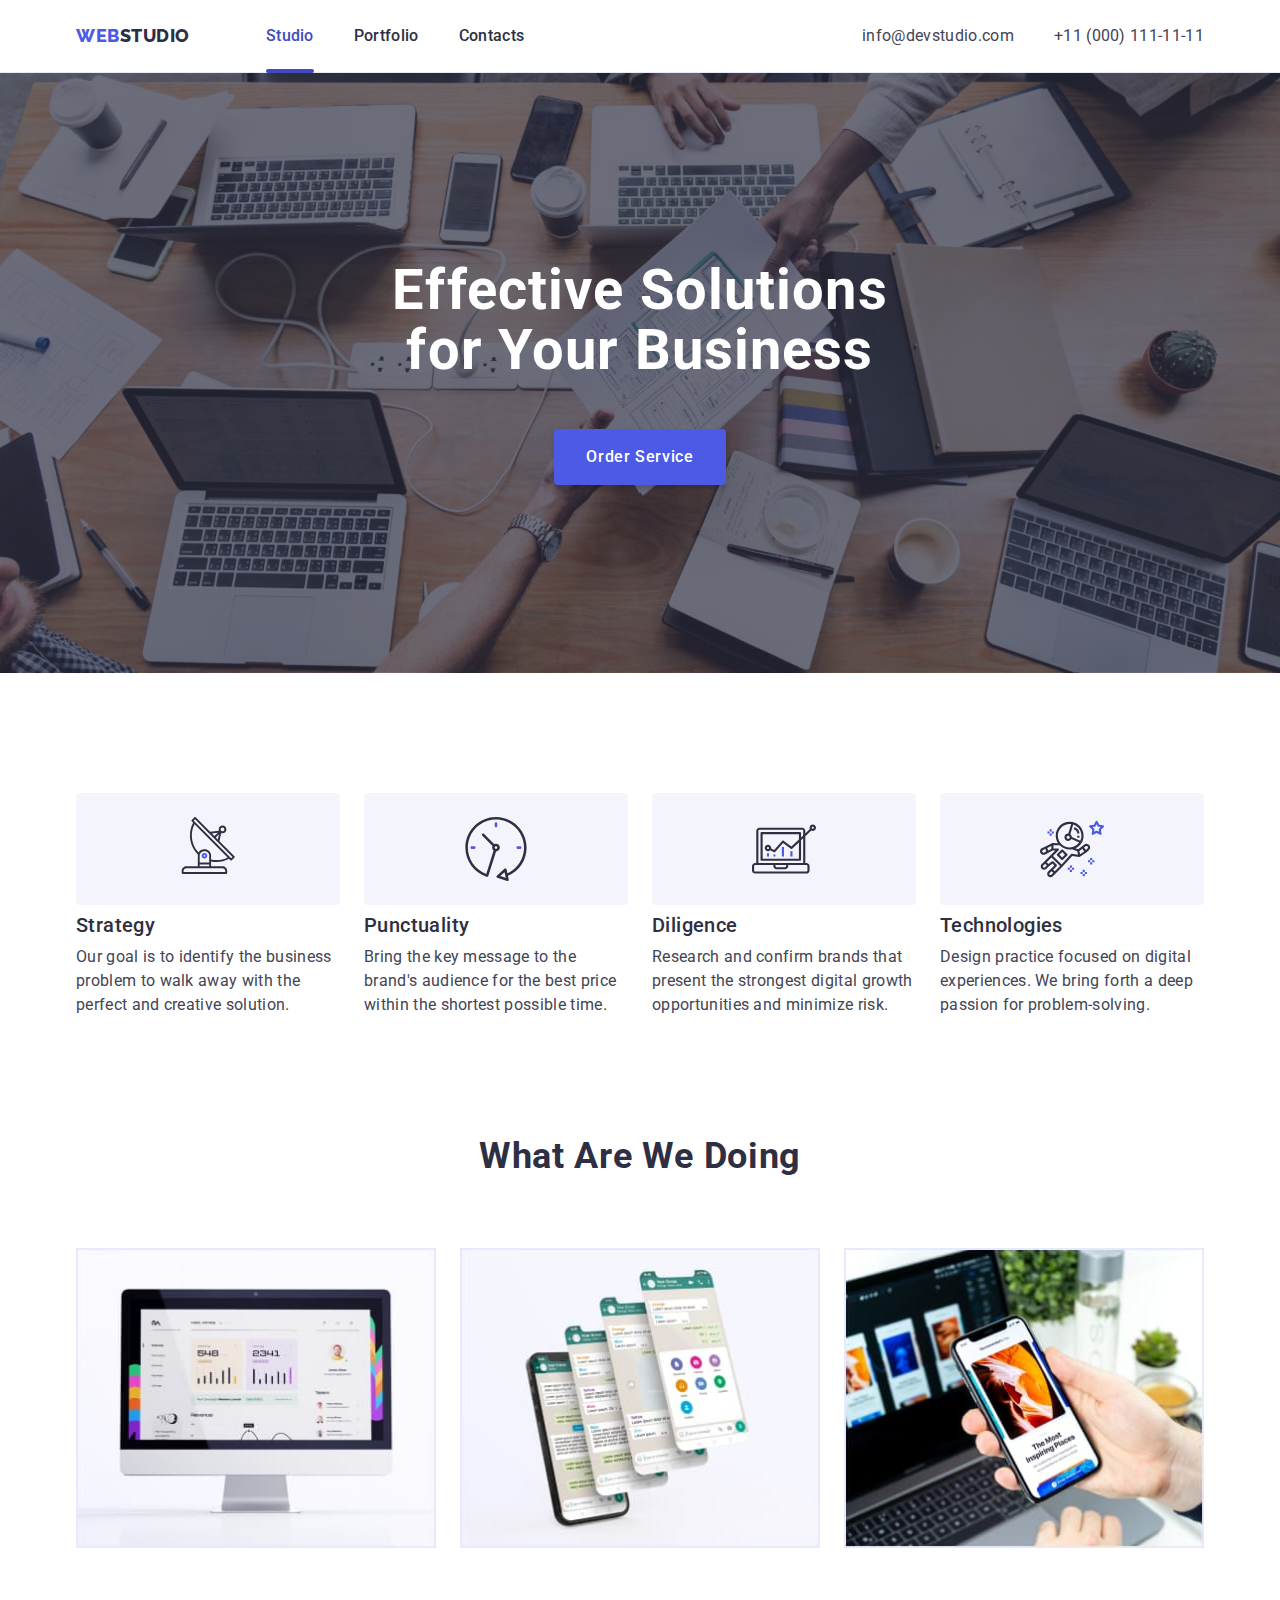
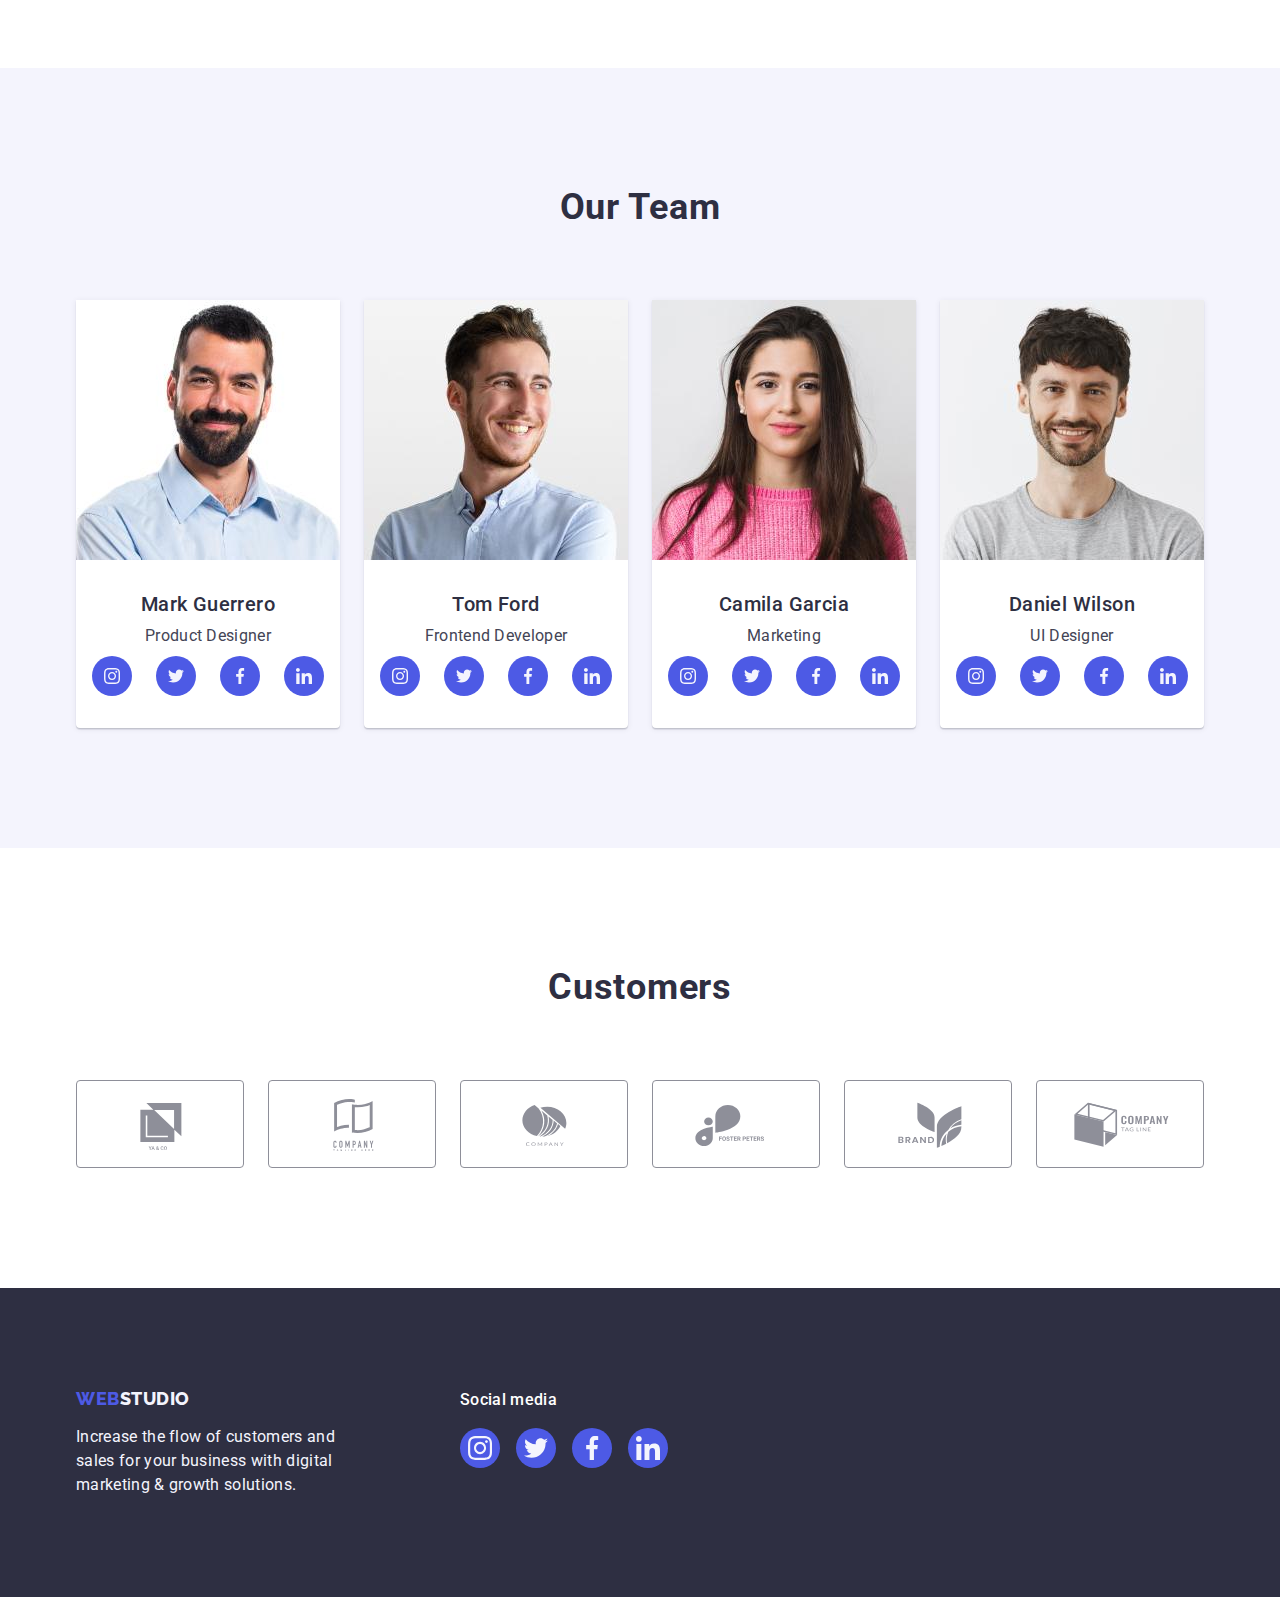
<file: index.html>
<!DOCTYPE html>
<html lang="en">
  <head>
    <meta charset="UTF-8" />
    <meta http-equiv="X-UA-Compatible" content="IE=edge" />
    <meta name="viewport" content="width=device-width, initial-scale=1.0" />
    <title>Web-Studio-(Version-3.0)</title>
    <link
      href="https://fonts.googleapis.com/css2?family=Raleway:wght@700&family=Roboto:wght@400;500;700;900&display=swap"
      rel="stylesheet"
    />
    <link
      rel="stylesheet"
      href="https://cdnjs.cloudflare.com/ajax/libs/modern-normalize/1.1.0/modern-normalize.min.css"
    />
    <link rel="stylesheet" href="./css/styles.css" />
  </head>

  <body>
    <!-- Header -->
    <header class="page-header">
      <div class="container page-header-container">
        <nav class="nav">
          <a class="logo link logo-header" href="./index.html"
            >Web<span class="logo-text-dark">Studio</span></a
          >
          <ul class="nav-list list">
            <li class="nav-item">
              <a class="nav-link link nav-marker" href="./index.html">Studio</a>
            </li>
            <li class="nav-item">
              <a class="nav-link link" href="./portfolio.html">Portfolio</a>
            </li>
            <li class="nav-item">
              <a class="nav-link link" href="">Contacts</a>
            </li>
          </ul>
        </nav>
        <address class="address">
          <ul class="address-list list">
            <li class="address-item">
              <a class="address-link link" href="mailto:info@devstudio.com"
                >info@devstudio.com</a
              >
            </li>
            <li class="address-item">
              <a class="address-link link" href="tel:+110001111111"
                >+11 (000) 111-11-11</a
              >
            </li>
          </ul>
        </address>
      </div>
    </header>

    <!-- Main Content   -->
    <main>
      <!-- Hero section -->
      <section class="hero">
        <div class="container">
          <h1 class="hero-title">Effective Solutions for Your Business</h1>
          <button class="hero-btn" type="button" data-modal-open>
            Order Service
          </button>
        </div>
      </section>

      <!-- Section 1 -->
      <section class="section">
        <div class="container">
          <h2 class="primary-title visually-hidden">Advantages</h2>
          <ul class="advantages-list list">
            <li class="advantages-item">
              <div class="advantages-icon">
                <svg class="advantages-icon-item" width="64" height="64">
                  <use href="./images/icons.svg#icon-antenna"></use>
                </svg>
              </div>
              <h3 class="secondary-title">Strategy</h3>
              <p class="advantages-text">
                Our goal is to identify the business problem to walk away with
                the perfect and creative solution.
              </p>
            </li>
            <li class="advantages-item">
              <div class="advantages-icon">
                <svg class="advantages-icon-item" width="64" height="64">
                  <use href="./images/icons.svg#icon-clock"></use>
                </svg>
              </div>
              <h3 class="secondary-title">Punctuality</h3>
              <p class="advantages-text">
                Bring the key message to the brand's audience for the best price
                within the shortest possible time.
              </p>
            </li>
            <li class="advantages-item">
              <div class="advantages-icon">
                <svg class="advantages-icon-item" width="64" height="64">
                  <use href="./images/icons.svg#icon-diagram"></use>
                </svg>
              </div>
              <h3 class="secondary-title">Diligence</h3>
              <p class="advantages-text">
                Research and confirm brands that present the strongest digital
                growth opportunities and minimize risk.
              </p>
            </li>
            <li class="advantages-item">
              <div class="advantages-icon">
                <svg class="advantages-icon-item" width="64" height="64">
                  <use href="./images/icons.svg#icon-astronaut"></use>
                </svg>
              </div>
              <h3 class="secondary-title">Technologies</h3>
              <p class="advantages-text">
                Design practice focused on digital experiences. We bring forth a
                deep passion for problem-solving.
              </p>
            </li>
          </ul>
        </div>
      </section>

      <!-- Section 2 -->
      <section class="section-works">
        <div class="container">
          <h2 class="primary-title">What are we doing</h2>
          <ul class="works-list list">
            <li class="works-card">
              <img
                class="works-img"
                src="./images/main/img1.jpg"
                alt="monitor"
                width="360"
                height="300"
              />
            </li>
            <li class="works-card">
              <img
                class="works-img"
                src="./images/main/img2.jpg"
                alt="mobile phone"
                width="360"
                height="300"
              />
            </li>
            <li class="works-card">
              <img
                class="works-img"
                src="./images/main/img3.jpg"
                alt="phone in hand"
                width="360"
                height="300"
              />
            </li>
          </ul>
        </div>
      </section>

      <!-- Section 3 -->
      <section class="section-team section">
        <div class="container">
          <h2 class="primary-title">Our Team</h2>
          <ul class="team-list list">
            <li class="team-card">
              <img
                src="./images/main/employee1.jpg"
                alt="emoloyee1"
                width="264"
                height="260"
              />
              <div class="team-card-text">
                <h3 class="secondary-title">Mark Guerrero</h3>
                <p class="team-item">Product Designer</p>
                <ul class="social-list list">
                  <li class="social-list-item">
                    <a href="" class="social-list-link">
                      <svg class="social-list-icon" width="16" height="16">
                        <use href="./images/icons.svg#icon-instagram"></use>
                      </svg>
                    </a>
                  </li>
                  <li class="social-list-item">
                    <a href="" class="social-list-link">
                      <svg class="social-list-icon" width="16" height="16">
                        <use href="./images/icons.svg#icon-twitter"></use>
                      </svg>
                    </a>
                  </li>
                  <li class="social-list-item">
                    <a href="" class="social-list-link">
                      <svg class="social-list-icon" width="16" height="16">
                        <use href="./images/icons.svg#icon-facebook"></use>
                      </svg>
                    </a>
                  </li>
                  <li class="social-list-item">
                    <a href="" class="social-list-link">
                      <svg class="social-list-icon" width="16" height="16">
                        <use href="./images/icons.svg#icon-linkedin"></use>
                      </svg>
                    </a>
                  </li>
                </ul>
              </div>
            </li>
            <li class="team-card">
              <img
                src="./images/main/employee2.jpg"
                alt="employee2"
                width="264"
                height="260"
              />
              <div class="team-card-text">
                <h3 class="secondary-title">Tom Ford</h3>
                <p class="team-item">Frontend Developer</p>
                <ul class="social-list list">
                  <li class="social-list-item">
                    <a href="" class="social-list-link">
                      <svg class="social-list-icon" width="16" height="16">
                        <use href="./images/icons.svg#icon-instagram"></use>
                      </svg>
                    </a>
                  </li>
                  <li class="social-list-item">
                    <a href="" class="social-list-link">
                      <svg class="social-list-icon" width="16" height="16">
                        <use href="./images/icons.svg#icon-twitter"></use>
                      </svg>
                    </a>
                  </li>
                  <li class="social-list-item">
                    <a href="" class="social-list-link">
                      <svg class="social-list-icon" width="16" height="16">
                        <use href="./images/icons.svg#icon-facebook"></use>
                      </svg>
                    </a>
                  </li>
                  <li class="social-list-item">
                    <a href="" class="social-list-link">
                      <svg class="social-list-icon" width="16" height="16">
                        <use href="./images/icons.svg#icon-linkedin"></use>
                      </svg>
                    </a>
                  </li>
                </ul>
              </div>
            </li>
            <li class="team-card">
              <img
                src="./images/main/employee3.jpg"
                alt="employee3"
                width="264"
                height="260"
              />
              <div class="team-card-text">
                <h3 class="secondary-title">Camila Garcia</h3>
                <p class="team-item">Marketing</p>
                <ul class="social-list list">
                  <li class="social-list-item">
                    <a href="" class="social-list-link">
                      <svg class="social-list-icon" width="16" height="16">
                        <use href="./images/icons.svg#icon-instagram"></use>
                      </svg>
                    </a>
                  </li>
                  <li class="social-list-item">
                    <a href="" class="social-list-link">
                      <svg class="social-list-icon" width="16" height="16">
                        <use href="./images/icons.svg#icon-twitter"></use>
                      </svg>
                    </a>
                  </li>
                  <li class="social-list-item">
                    <a href="" class="social-list-link">
                      <svg class="social-list-icon" width="16" height="16">
                        <use href="./images/icons.svg#icon-facebook"></use>
                      </svg>
                    </a>
                  </li>
                  <li class="social-list-item">
                    <a href="" class="social-list-link">
                      <svg class="social-list-icon" width="16" height="16">
                        <use href="./images/icons.svg#icon-linkedin"></use>
                      </svg>
                    </a>
                  </li>
                </ul>
              </div>
            </li>
            <li class="team-card">
              <img
                src="./images/main/employee4.jpg"
                alt="employee4"
                width="264"
                height="260"
              />
              <div class="team-card-text">
                <h3 class="secondary-title">Daniel Wilson</h3>
                <p class="team-item">UI Designer</p>
                <ul class="social-list list">
                  <li class="social-list-item">
                    <a href="" class="social-list-link">
                      <svg class="social-list-icon" width="16" height="16">
                        <use href="./images/icons.svg#icon-instagram"></use>
                      </svg>
                    </a>
                  </li>
                  <li class="social-list-item">
                    <a href="" class="social-list-link">
                      <svg class="social-list-icon" width="16" height="16">
                        <use href="./images/icons.svg#icon-twitter"></use>
                      </svg>
                    </a>
                  </li>
                  <li class="social-list-item">
                    <a href="" class="social-list-link">
                      <svg class="social-list-icon" width="16" height="16">
                        <use href="./images/icons.svg#icon-facebook"></use>
                      </svg>
                    </a>
                  </li>
                  <li class="social-list-item">
                    <a href="" class="social-list-link">
                      <svg class="social-list-icon" width="16" height="16">
                        <use href="./images/icons.svg#icon-linkedin"></use>
                      </svg>
                    </a>
                  </li>
                </ul>
              </div>
            </li>
          </ul>
        </div>
      </section>

      <!-- Customers  -->
      <section class="customer-section section">
        <div class="container">
          <h2 class="primary-title">Customers</h2>
          <ul class="customer-list list">
            <li class="customer-card">
              <a class="customer-link link" href="">
                <svg class="customer-icon" width="104" height="56">
                  <use href="./images/icons.svg#icon-client1"></use>
                </svg>
              </a>
            </li>
            <li class="customer-card">
              <a class="customer-link link" href="">
                <svg class="customer-icon" width="104" height="56">
                  <use href="./images/icons.svg#icon-client2"></use>
                </svg>
              </a>
            </li>
            <li class="customer-card">
              <a class="customer-link link" href="">
                <svg class="customer-icon" width="104" height="56">
                  <use href="./images/icons.svg#icon-client3"></use>
                </svg>
              </a>
            </li>
            <li class="customer-card">
              <a class="customer-link link" href="">
                <svg class="customer-icon" width="104" height="56">
                  <use href="./images/icons.svg#icon-client4"></use>
                </svg>
              </a>
            </li>
            <li class="customer-card">
              <a class="customer-link link" href="">
                <svg class="customer-icon" width="104" height="56">
                  <use href="./images/icons.svg#icon-client5"></use>
                </svg>
              </a>
            </li>
            <li class="customer-card">
              <a class="customer-link link" href="">
                <svg class="customer-icon" width="104" height="56">
                  <use href="./images/icons.svg#icon-client6"></use>
                </svg>
              </a>
            </li>
          </ul>
        </div>
      </section>
    </main>

    <!-- Footer -->
    <footer class="footer">
      <div class="container footer-container">
        <div class="footer-left-side">
          <a class="logo link logo-footer" href="./index.html"
            >Web<span class="logo-text-light">Studio</span></a
          >
          <p class="footer-text">
            Increase the flow of customers and sales for your business with
            digital marketing &#38; growth solutions.
          </p>
        </div>
        <div class="footer-right-side">
          <p class="social-title">Social media</p>
          <ul class="social-media-list list">
            <li class="social-list-item">
              <a href="" class="social-media-link link">
                <svg class="social-media-icon" width="24" height="24">
                  <use href="./images/icons.svg#icon-instagram"></use>
                </svg>
              </a>
            </li>
            <li class="social-list-item">
              <a href="" class="social-media-link link">
                <svg class="social-media-icon" width="24" height="24">
                  <use href="./images/icons.svg#icon-twitter"></use>
                </svg>
              </a>
            </li>
            <li class="social-list-item">
              <a href="" class="social-media-link link">
                <svg class="social-media-icon" width="24" height="24">
                  <use href="./images/icons.svg#icon-facebook"></use>
                </svg>
              </a>
            </li>
            <li class="social-list-item">
              <a href="" class="social-media-link link">
                <svg class="social-media-icon" width="24" height="24">
                  <use href="./images/icons.svg#icon-linkedin"></use>
                </svg>
              </a>
            </li>
          </ul>
        </div>
      </div>
    </footer>
    <!-- Modal Window -->
    <div class="backdrop is-hidden" data-modal>
      <div class="modal">
        <button type="button" class="modal-close-btn" data-modal-close>
          <svg class="modal-close-btn-icon" width="8" height="8">
            <use href="./images/icons.svg#icon-close"></use>
          </svg>
        </button>
      </div>
    </div>
    <script src="./js/modal.js"></script>
  </body>
</html>
</file>
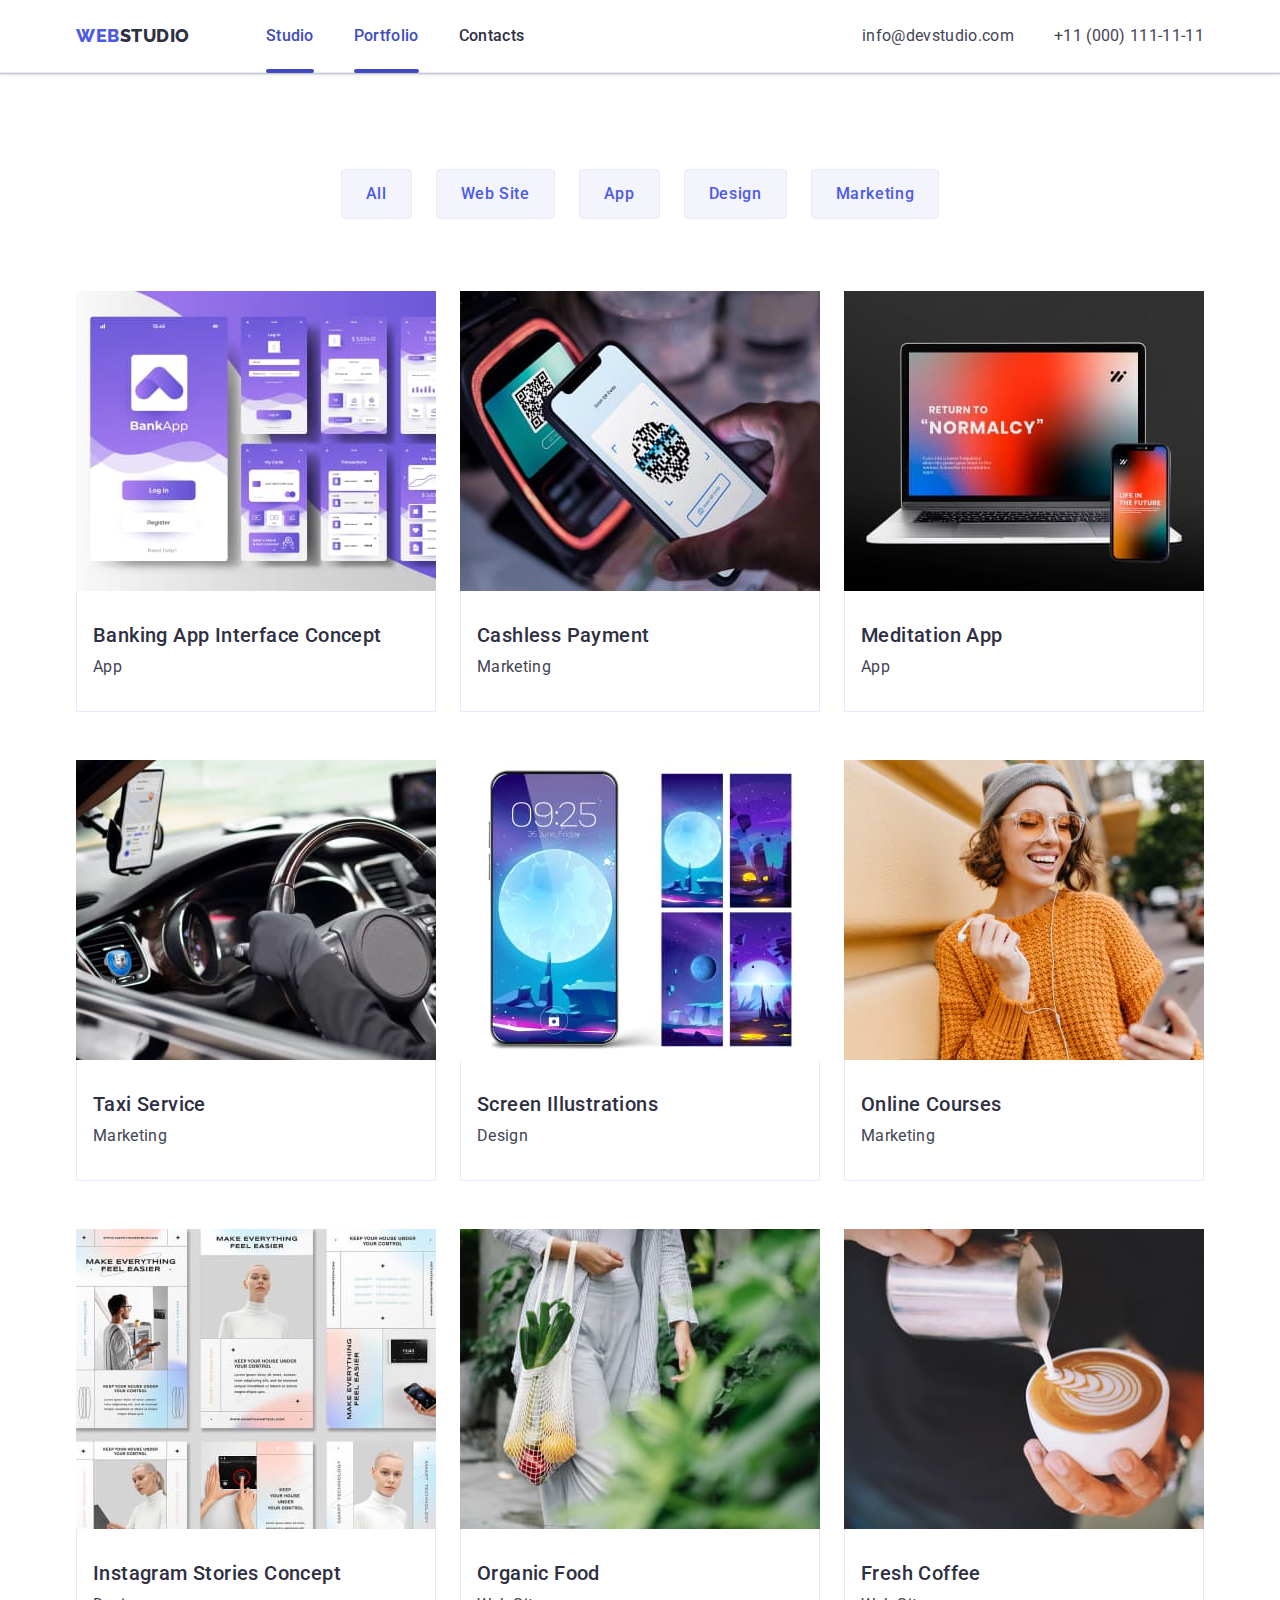
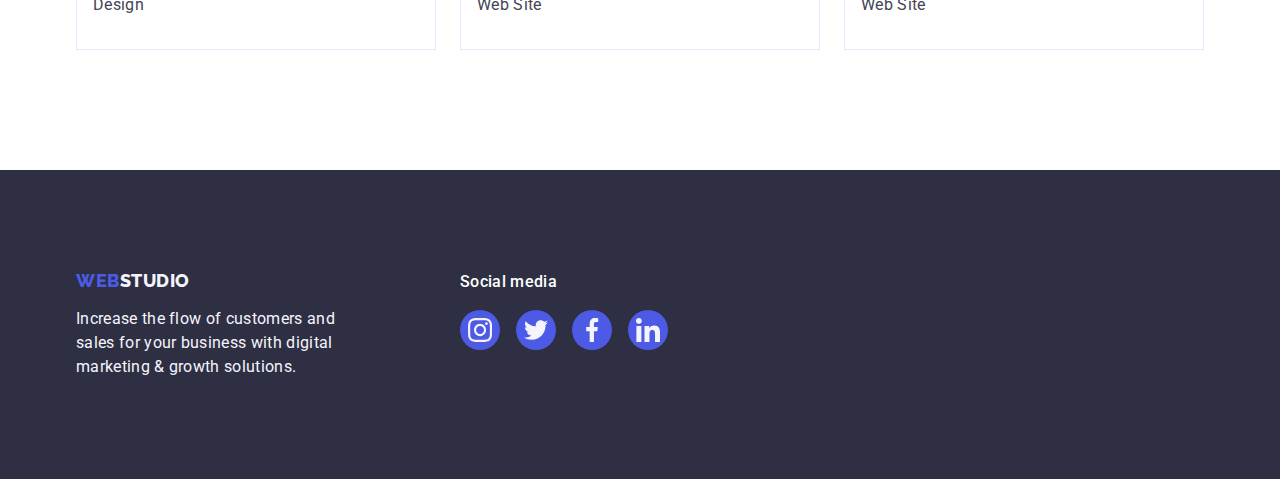
<file: portfolio.html>
<!DOCTYPE html>
<html lang="en">
  <head>
    <meta charset="UTF-8" />
    <meta http-equiv="X-UA-Compatible" content="IE=edge" />
    <meta name="viewport" content="width=device-width, initial-scale=1.0" />
    <title>Portfolio</title>
    <link
      href="https://fonts.googleapis.com/css2?family=Raleway:wght@700&family=Roboto:wght@400;500;700;900&display=swap"
      rel="stylesheet"
    />
    <link
      rel="stylesheet"
      href="https://cdnjs.cloudflare.com/ajax/libs/modern-normalize/1.1.0/modern-normalize.min.css"
    />
    <link rel="stylesheet" href="./css/styles.css" />
  </head>

  <body>
    <!-- Header -->

    <header class="page-header">
      <div class="container page-header-container">
        <nav class="nav">
          <a class="logo link logo-header" href="./index.html"
            >Web<span class="logo-text-dark">Studio</span></a
          >
          <ul class="nav-list list">
            <li class="nav-item">
              <a class="nav-link link nav-marker" href="./index.html">Studio</a>
            </li>
            <li class="nav-item">
              <a class="nav-link link nav-marker" href="./portfolio.html"
                >Portfolio</a
              >
            </li>
            <li class="nav-item">
              <a class="nav-link link" href="">Contacts</a>
            </li>
          </ul>
        </nav>
        <address class="address">
          <ul class="address-list list">
            <li class="address-item">
              <a class="address-link link" href="mailto:info@devstudio.com"
                >info@devstudio.com</a
              >
            </li>
            <li class="address-item">
              <a class="address-link link" href="tel:+110001111111"
                >+11 (000) 111-11-11</a
              >
            </li>
          </ul>
        </address>
      </div>
    </header>

    <!-- Main content -->
    <main>
      <section class="filter">
        <div class="container">
          <h1 class="visually-hidden">Portfolio</h1>
          <ul class="filter-list list">
            <li class="filter-item">
              <button class="filter-button" type="button">All</button>
            </li>
            <li class="filter-item">
              <button class="filter-button" type="button">Web Site</button>
            </li>
            <li class="filter-item">
              <button class="filter-button" type="button">App</button>
            </li>
            <li class="filter-item">
              <button class="filter-button" type="button">Design</button>
            </li>
            <li class="filter-item">
              <button class="filter-button" type="button">Marketing</button>
            </li>
          </ul>
          <ul class="project-list list">
            <li class="project-card">
              <a
                class="project-link link"
                href="./images/portfolio/ProjectCard1.jpg"
              >
                <div class="project-card-img">
                  <img
                    src="./images/portfolio/ProjectCard1.jpg"
                    alt="Banking App Interface Concept"
                    width="360"
                    height="300"
                  />
                  <p class="overlay">
                    14 Stylish and User-Friendly App Design Concepts · Task
                    Manager App · Calorie Tracker App · Exotic Fruit Ecommerce
                    App · Cloud Storage App
                  </p>
                </div>
                <div class="project-card-text">
                  <h2 class="project-title">Banking App Interface Concept</h2>
                  <p class="project-item">App</p>
                </div>
              </a>
            </li>
            <li class="project-card">
              <a
                class="project-link link"
                href="./images/portfolio/ProjectCard2.jpg"
              >
                <div class="project-card-img">
                  <img
                    src="./images/portfolio/ProjectCard2.jpg"
                    alt="Cashless Payment"
                    width="360"
                    height="300"
                  />
                  <p class="overlay">
                    14 Stylish and User-Friendly App Design Concepts · Task
                    Manager App · Calorie Tracker App · Exotic Fruit Ecommerce
                    App · Cloud Storage App
                  </p>
                </div>
                <div class="project-card-text">
                  <h2 class="project-title">Cashless Payment</h2>
                  <p class="project-item">Marketing</p>
                </div>
              </a>
            </li>
            <li class="project-card">
              <a
                class="project-link link"
                href="./images/portfolio/ProjectCard3.jpg"
              >
                <div class="project-card-img">
                  <img
                    src="./images/portfolio/ProjectCard3.jpg"
                    alt="Meditation App"
                    width="360"
                    height="300"
                  />
                  <p class="overlay">
                    14 Stylish and User-Friendly App Design Concepts · Task
                    Manager App · Calorie Tracker App · Exotic Fruit Ecommerce
                    App · Cloud Storage App
                  </p>
                </div>
                <div class="project-card-text">
                  <h2 class="project-title">Meditation App</h2>
                  <p class="project-item">App</p>
                </div>
              </a>
            </li>
            <li class="project-card">
              <a
                class="project-link link"
                href="./images/portfolio/ProjectCard4.jpg"
              >
                <div class="project-card-img">
                  <img
                    src="./images/portfolio/ProjectCard4.jpg"
                    alt="Taxi Service"
                    width="360"
                    height="300"
                  />
                  <p class="overlay">
                    14 Stylish and User-Friendly App Design Concepts · Task
                    Manager App · Calorie Tracker App · Exotic Fruit Ecommerce
                    App · Cloud Storage App
                  </p>
                </div>
                <div class="project-card-text">
                  <h2 class="project-title">Taxi Service</h2>
                  <p class="project-item">Marketing</p>
                </div>
              </a>
            </li>
            <li class="project-card">
              <a
                class="project-link link"
                href="./images/portfolio/ProjectCard5.jpg"
              >
                <div class="project-card-img">
                  <img
                    src="./images/portfolio/ProjectCard5.jpg"
                    alt="Screen Illustrations"
                    width="360"
                    height="300"
                  />
                  <p class="overlay">
                    14 Stylish and User-Friendly App Design Concepts · Task
                    Manager App · Calorie Tracker App · Exotic Fruit Ecommerce
                    App · Cloud Storage App
                  </p>
                </div>
                <div class="project-card-text">
                  <h2 class="project-title">Screen Illustrations</h2>
                  <p class="project-item">Design</p>
                </div>
              </a>
            </li>
            <li class="project-card">
              <a
                class="project-link link"
                href="./images/portfolio/ProjectCard6.jpg"
              >
                <div class="project-card-img">
                  <img
                    src="./images/portfolio/ProjectCard6.jpg"
                    alt="Online Courses"
                    width="360"
                    height="300"
                  />
                  <p class="overlay">
                    14 Stylish and User-Friendly App Design Concepts · Task
                    Manager App · Calorie Tracker App · Exotic Fruit Ecommerce
                    App · Cloud Storage App
                  </p>
                </div>
                <div class="project-card-text">
                  <h2 class="project-title">Online Courses</h2>
                  <p class="project-item">Marketing</p>
                </div>
              </a>
            </li>
            <li class="project-card">
              <a
                class="project-link link"
                href="./images/portfolio/ProjectCard7.jpg"
              >
                <div class="project-card-img">
                  <img
                    src="./images/portfolio/ProjectCard7.jpg"
                    alt="Instagram Stories"
                    width="360"
                    height="300"
                  />
                  <p class="overlay">
                    14 Stylish and User-Friendly App Design Concepts · Task
                    Manager App · Calorie Tracker App · Exotic Fruit Ecommerce
                    App · Cloud Storage App
                  </p>
                </div>
                <div class="project-card-text">
                  <h2 class="project-title">Instagram Stories Concept</h2>
                  <p class="project-item">Design</p>
                </div>
              </a>
            </li>
            <li class="project-card">
              <a
                class="project-link link"
                href="./images/portfolio/ProjectCard8.jpg"
              >
                <div class="project-card-img">
                  <img
                    src="./images/portfolio/ProjectCard8.jpg"
                    alt="Organic Food"
                    width="360"
                    height="300"
                  />
                  <p class="overlay">
                    14 Stylish and User-Friendly App Design Concepts · Task
                    Manager App · Calorie Tracker App · Exotic Fruit Ecommerce
                    App · Cloud Storage App
                  </p>
                </div>
                <div class="project-card-text">
                  <h2 class="project-title">Organic Food</h2>
                  <p class="project-item">Web Site</p>
                </div>
              </a>
            </li>
            <li class="project-card">
              <a
                class="project-link link"
                href="./images/portfolio/ProjectCard9.jpg"
              >
                <div class="project-card-img">
                  <img
                    src="./images/portfolio/ProjectCard9.jpg"
                    alt="Fresh Coffee"
                    width="360"
                    height="300"
                  />
                  <p class="overlay">
                    14 Stylish and User-Friendly App Design Concepts · Task
                    Manager App · Calorie Tracker App · Exotic Fruit Ecommerce
                    App · Cloud Storage App
                  </p>
                </div>
                <div class="project-card-text">
                  <h2 class="project-title">Fresh Coffee</h2>
                  <p class="project-item">Web Site</p>
                </div>
              </a>
            </li>
          </ul>
        </div>
      </section>
    </main>

    <!-- Footer -->
    <footer class="footer">
      <div class="container footer-container">
        <div class="footer-left-side">
          <a class="logo link logo-footer" href="./index.html"
            >Web<span class="logo-text-light">Studio</span></a
          >
          <p class="footer-text">
            Increase the flow of customers and sales for your business with
            digital marketing &#38; growth solutions.
          </p>
        </div>
        <div class="footer-right-side">
          <p class="social-title">Social media</p>
          <ul class="social-media-list list">
            <li>
              <a href="" class="social-media-link link">
                <svg class="social-media-icon" width="24" height="24">
                  <use href="./images/icons.svg#icon-instagram"></use>
                </svg>
              </a>
            </li>
            <li>
              <a href="" class="social-media-link link">
                <svg class="social-media-icon" width="24" height="24">
                  <use href="./images/icons.svg#icon-twitter"></use>
                </svg>
              </a>
            </li>
            <li>
              <a href="" class="social-media-link link">
                <svg class="social-media-icon" width="24" height="24">
                  <use href="./images/icons.svg#icon-facebook"></use>
                </svg>
              </a>
            </li>
            <li>
              <a href="" class="social-media-link link">
                <svg class="social-media-icon" width="24" height="24">
                  <use href="./images/icons.svg#icon-linkedin"></use>
                </svg>
              </a>
            </li>
          </ul>
        </div>
      </div>
    </footer>
  </body>
</html>
</file>
<file: css/styles.css>
:root {
  --primary-color: #2e2f42;
  --secondary-color: #434455;
  --accent-color: #404bbf;
  --primary-brand-color: #4d5ae5;
  --secondary-brand-color: #f4f4fd;
  --white-color: #ffffff;
  --border-color: #e7e9fc;
  --icon-color: #8e8f99;
  --footer-accent-color: #31d0aa;
  --modal-window-color: #fcfcfc;
}
h1,
h2,
h3,
h4,
h5,
p {
  margin-top: 0;
  margin-bottom: 0;
}
ul,
ol {
  padding: 0;
  margin: 0;
}
img {
  display: block;
  /* margin: 0; */
}
.visually-hidden {
  position: absolute;
  width: 1px;
  height: 1px;
  margin: -1px;
  border: 0;
  padding: 0;
  white-space: nowrap;
  clip-path: inset(100%);
  clip: rect(0 0 0 0);
  overflow: hidden;
}

/* ======= Common styles ======= */
body {
  font-family: 'Roboto', sans-serif;
  color: var(--secondary-color);
  background-color: var(--white-color);
}

.list {
  list-style: none;
}

.link {
  text-decoration: none;
}

.primary-title {
  margin-bottom: 72px;
  font-weight: 700;
  font-size: 36px;
  line-height: 1.1;
  text-align: center;
  letter-spacing: 0.02em;
  text-transform: capitalize;
  color: var(--primary-color);
}

.secondary-title {
  margin-bottom: 8px;
  font-weight: 500;
  font-size: 20px;
  line-height: 1.2;
  letter-spacing: 0.02em;
  color: var(--primary-color);
  background-color: var(--white-color);
}

.container {
  margin-left: auto;
  margin-right: auto;
  padding-left: 15px;
  padding-right: 15px;
  max-width: 1158px;
}

.section {
  padding-top: 120px;
  padding-bottom: 120px;
}

/* ========= HEADER ========= */

.page-header {
  border-bottom: 1px solid var(--border-color);
  box-shadow: 0px 2px 1px rgba(46, 47, 66, 0.08),
    0px 1px 1px rgba(46, 47, 66, 0.16), 0px 1px 6px rgba(46, 47, 66, 0.08);
}

.page-header-container {
  display: flex;
  justify-content: space-between;
}

/* == Logo == */

.logo {
  font-family: 'Raleway', sans-serif;
  font-weight: 800;
  font-size: 18px;
  line-height: 1.17;
  align-items: center;
  letter-spacing: 0.03em;
  text-transform: uppercase;
  color: var(--primary-brand-color);
}

.logo-header {
  padding-top: 24px;
  padding-bottom: 24px;
}

.nav > .logo {
  margin-right: 76px;
}

.logo-text-dark {
  color: var(--primary-color);
}

.logo-text-light {
  color: var(--secondary-brand-color);
}

/* == Navigation == */

.nav {
  display: flex;
  align-items: center;
}

.nav-list {
  display: flex;
}

.nav-item:not(:last-child) {
  margin-right: 40px;
}

.nav-link {
  position: relative;

  display: block;
  padding-top: 24px;

  padding-bottom: 24px;
  font-weight: 500;
  font-size: 16px;
  line-height: 1.5;
  letter-spacing: 0.02em;
  color: var(--primary-color);
  transition: color 250ms cubic-bezier(0.4, 0, 0.2, 1);
}

.nav-link:hover,
.nav-link:focus {
  color: var(--accent-color);
}

.nav-marker {
  color: var(--accent-color);
}

.nav-marker::after {
  content: '';

  position: absolute;
  left: 0;
  bottom: -1px;

  display: block;
  width: 100%;
  height: 4px;
  background-color: var(--accent-color);
  border-radius: 2px;
}

.address {
  font-style: normal;
}

.address-list {
  display: flex;
}

.address-item:not(:last-child) {
  margin-right: 40px;
}

.address-link {
  display: flex;
  padding-top: 24px;
  padding-bottom: 24px;
  font-size: 16px;
  line-height: 1.5;
  letter-spacing: 0.02em;
  color: var(--secondary-color);
  transition: color 250ms cubic-bezier(0.4, 0, 0.2, 1);
}

.address-link:hover,
.address-link:focus {
  color: var(--accent-color);
}

/* ========= HERO ========= */

.hero {
  padding-top: 188px;
  padding-bottom: 188px;
  background-color: var(--primary-color);
  text-align: center;
  background-image: linear-gradient(
      rgba(46, 47, 66, 0.7),
      rgba(46, 47, 66, 0.7)
    ),
    url(../images/main/people-office.jpg);
  background-position: center;
  background-repeat: no-repeat;
  background-size: cover;
  max-width: 1440px;
  margin-left: auto;
  margin-right: auto;
}

.hero-title {
  margin-top: 0;
  margin-bottom: 48px;
  font-weight: 700;
  font-size: 56px;
  line-height: 1.07;
  letter-spacing: 0.02em;
  color: var(--white-color);
  max-width: 496px;
  margin-left: auto;
  margin-right: auto;
}

.hero-btn {
  display: block;
  min-width: 169px;
  height: 56px;
  padding: 16px 32px;
  margin-left: auto;
  margin-right: auto;

  font-family: 'Roboto', sans-serif;
  font-weight: 500;
  font-size: 16px;
  line-height: 1.5;
  letter-spacing: 0.04em;
  color: var(--white-color);
  background-color: var(--primary-brand-color);
  cursor: pointer;

  border: none;
  border-radius: 4px;
  box-shadow: 0px 4px 4px rgba(0, 0, 0, 0.15);

  transition: background-color 250ms cubic-bezier(0.4, 0, 0.2, 1);
}

.hero-btn:hover,
.hero-btn:focus {
  background-color: var(--accent-color);
}

/* ========= Section 1 ========= */

.advantages-list {
  display: flex;
  flex-wrap: wrap;
  gap: 24px;
}

.advantages-item {
  flex-basis: calc((100% - 72px) / 4);
}

.advantages-icon {
  display: flex;
  align-items: center;
  justify-content: center;
  width: 264px;
  height: 112px;
  background-color: var(--secondary-brand-color);
  border-radius: 4px;
  margin-bottom: 8px;
}

.advantages-text {
  font-size: 16px;
  line-height: 1.5;
  letter-spacing: 0.02em;
  color: var(--secondary-color);
}

/* ========= Section 2 ========= */

.section-works {
  padding-bottom: 120px;
}
.works-list {
  display: flex;
  gap: 24px;
}

.works-card {
  flex-basis: calc((100% - 48px) / 3);
}

.works-img {
  border: 1px solid #e7e9fc;
}

/* ========= Section 3 ========= */
.section-team {
  background-color: var(--secondary-brand-color);
}

.team-item {
  font-size: 16px;
  line-height: 1.5;
  letter-spacing: 0.02em;
  color: var(--secondary-color);
  margin-bottom: 8px;
}

.team-list {
  display: flex;
  background-color: var(--secondary-brand-color);
  flex-wrap: wrap;
  gap: 24px;
}

.team-card {
  flex-basis: calc((100% - 72px) / 4);
  background-color: var(--white-color);

  box-shadow: 0px 1px 6px rgba(46, 47, 66, 0.08),
    0px 1px 1px rgba(46, 47, 66, 0.16), 0px 2px 1px rgba(46, 47, 66, 0.08);
  border-radius: 0px 0px 4px 4px;
}

.team-card-text {
  padding: 32px 0;
  text-align: center;
}

.social-list {
  display: flex;
  gap: 24px;
  justify-content: center;
}

.social-list-link {
  display: flex;
  justify-content: center;
  align-items: center;
  width: 40px;
  height: 40px;
  background-color: var(--primary-brand-color);
  border-radius: 50%;
  transition: background-color 250ms cubic-bezier(0.4, 0, 0.2, 1);
}

.social-list-link:hover,
.social-list-link:focus {
  background-color: var(--accent-color);
}

.social-list-icon {
  fill: var(--secondary-brand-color);
}

/* ========= Customers ========= */

.customer-list {
  display: flex;
  flex-wrap: wrap;
  gap: 24px;
}

.customer-card {
  height: 88px;
  flex-basis: calc((100% - 120px) / 6);
  border-radius: 4px;
}

.customer-link {
  display: flex;
  padding: 15px 31px;
  border: 1px solid var(--icon-color);
  border-radius: 4px;
  color: var(--icon-color);
  align-items: center;
  justify-content: center;
  transition: border-color 250ms cubic-bezier(0.4, 0, 0.2, 1),
    color 250ms cubic-bezier(0.4, 0, 0.2, 1);
}

.customer-icon {
  fill: currentColor;
  transition: fill 250ms cubic-bezier(0.4, 0, 0.2, 1);
}

.customer-link:hover,
.customer-link:focus {
  color: var(--accent-color);
  border-color: var(--accent-color);
}

.customer-link:hover .customer-icon,
.customer-link:focus .customer-icon {
  fill: var(--accent-color);
}

/* ========= Footer ========= */
.footer-container {
  display: flex;
  align-items: baseline;
}
.footer {
  padding-top: 100px;
  padding-bottom: 100px;
  background-color: var(--primary-color);
}

.footer-left-side {
  display: inline-block;
  margin-right: 120px;
}

.footer-text {
  font-size: 16px;
  line-height: 1.5;
  letter-spacing: 0.02em;
  color: var(--secondary-brand-color);
  width: 264px;
  margin-top: 16px;
}

.social-title {
  font-weight: 500;
  font-size: 16px;
  line-height: 1.5;
  letter-spacing: 0.02em;
  color: var(--white-color);
  margin-bottom: 16px;
}

.social-media-list {
  display: flex;
  gap: 16px;
}

.social-media-link {
  display: flex;
  width: 40px;
  height: 40px;
  justify-content: center;
  align-items: center;
  border-radius: 50%;
  background-color: var(--primary-brand-color);

  transition: background-color 250ms cubic-bezier(0.4, 0, 0.2, 1);
}

.social-media-link:hover,
.social-media-link:focus {
  background-color: var(--footer-accent-color);
}

.social-media-icon {
  fill: var(--secondary-brand-color);
}

/* ========= MODAL Window ========= */
.backdrop {
  position: fixed;
  top: 0;
  left: 0;
  z-index: 100;
  width: 100%;
  height: 100%;
  background: rgba(46, 47, 66, 0.4);

  transition: opacity 250ms cubic-bezier(0.4, 0, 0.2, 1),
    visibility 250ms cubic-bezier(0.4, 0, 0.2, 1);
}

.backdrop.is-hidden {
  opacity: 0;
  visibility: hidden;
  pointer-events: none;
}

.modal {
  position: absolute;
  top: 50%;
  left: 50%;
  transform: translate(-50%, -50%);

  width: 408px;
  min-height: 576px;
  background: var(--modal-window-color);
  box-shadow: 0px 1px 1px rgba(0, 0, 0, 0.14), 0px 1px 3px rgba(0, 0, 0, 0.12),
    0px 2px 1px rgba(0, 0, 0, 0.2);
  border-radius: 4px;

  transition: transform 250ms cubic-bezier(0.4, 0, 0.2, 1);
}

.modal-close-btn {
  position: absolute;
  top: 24px;
  right: 24px;
  display: flex;
  justify-content: center;
  align-items: center;
  width: 24px;
  height: 24px;
  border-radius: 50%;
  background: var(--border-color);
  border: 1px solid rgba(0, 0, 0, 0.1);
  padding: 0;
  cursor: pointer;
  transition: background-color 250ms cubic-bezier(0.4, 0, 0.2, 1),
    border 250ms cubic-bezier(0.4, 0, 0.2, 1);
}

.modal-close-btn:hover,
.modal-close-btn:focus {
  background: var(--accent-color);
  border: none;
}

.modal-close-btn-icon {
  transition: fill 250ms cubic-bezier(0.4, 0, 0.2, 1);
}

.modal-close-btn:hover .modal-close-btn-icon,
.modal-close-btn:focus .modal-close-btn-icon {
  fill: var(--white-color);
}

/* =========++++ Portfolio ++++========= */

/* ========= Filter ========= */
.filter {
  padding-top: 96px;
  padding-bottom: 120px;
}

.filter-list {
  display: flex;
  margin-bottom: 72px;
  justify-content: center;
}

.filter-item:not(:last-child) {
  margin-right: 24px;
}

.filter-button {
  font-family: 'Roboto', sans-serif;
  font-weight: 500;
  font-size: 16px;
  line-height: 1.5;
  align-items: center;
  text-align: center;
  padding: 12px 24px;
  letter-spacing: 0.04em;
  color: var(--primary-brand-color);
  background-color: var(--secondary-brand-color);
  cursor: pointer;
  border: 1px solid #e7e9fc;
  border-radius: 4px;

  transition: color 250ms cubic-bezier(0.4, 0, 0.2, 1),
    background-color 250ms cubic-bezier(0.4, 0, 0.2, 1),
    border-color 250ms cubic-bezier(0.4, 0, 0.2, 1),
    box-shadow 250ms cubic-bezier(0.4, 0, 0.2, 1);
}

.filter-button:hover,
.filter-button:focus {
  color: var(--white-color);
  background-color: var(--accent-color);
  border: 1px solid transparent;
  box-shadow: 0px 3px 1px rgba(0, 0, 0, 0.1), 0px 2px 1px rgba(0, 0, 0, 0.08),
    0px 2px 2px rgba(0, 0, 0, 0.12);
}

/* ========= Projects ========= */

.project-list {
  display: flex;
  flex-wrap: wrap;
  row-gap: 48px;
  column-gap: 24px;
}

.project-card {
  flex-basis: calc((100% - 48px) / 3);
}

.project-link {
  display: block;
  transition: box-shadow 250ms cubic-bezier(0.4, 0, 0.2, 1);
}

.project-link:hover,
.project-link:focus {
  box-shadow: 0px 1px 6px rgba(46, 47, 66, 0.08),
    0px 1px 1px rgba(46, 47, 66, 0.16), 0px 2px 1px rgba(46, 47, 66, 0.08);
}

.project-card-img {
  position: relative;
  overflow: hidden;
}

.overlay {
  position: absolute;
  top: 0;
  left: 0;
  width: 100%;
  height: 100%;
  transform: translate(0, 100%);
  transition: transform 250ms cubic-bezier(0.4, 0, 0.2, 1);

  font-size: 16px;
  line-height: 1.5;
  letter-spacing: 0.02em;
  color: var(--secondary-brand-color);
  background-color: var(--primary-brand-color);
  padding: 40px 32px;
}

.project-link:hover .overlay,
.project-link:focus .overlay {
  transform: translate(0, 0);
}

.project-title {
  font-weight: 500;
  font-size: 20px;
  line-height: 1.2;
  letter-spacing: 0.02em;
  color: var(--primary-color);
  margin-bottom: 8px;
}

.project-item {
  font-weight: 400;
  font-size: 16px;
  line-height: 1.5;
  letter-spacing: 0.02em;
  color: var(--secondary-color);
}

.project-card-text {
  padding: 32px 16px;
  border: 1px solid var(--border-color);
  border-top: none;
}
</file>
